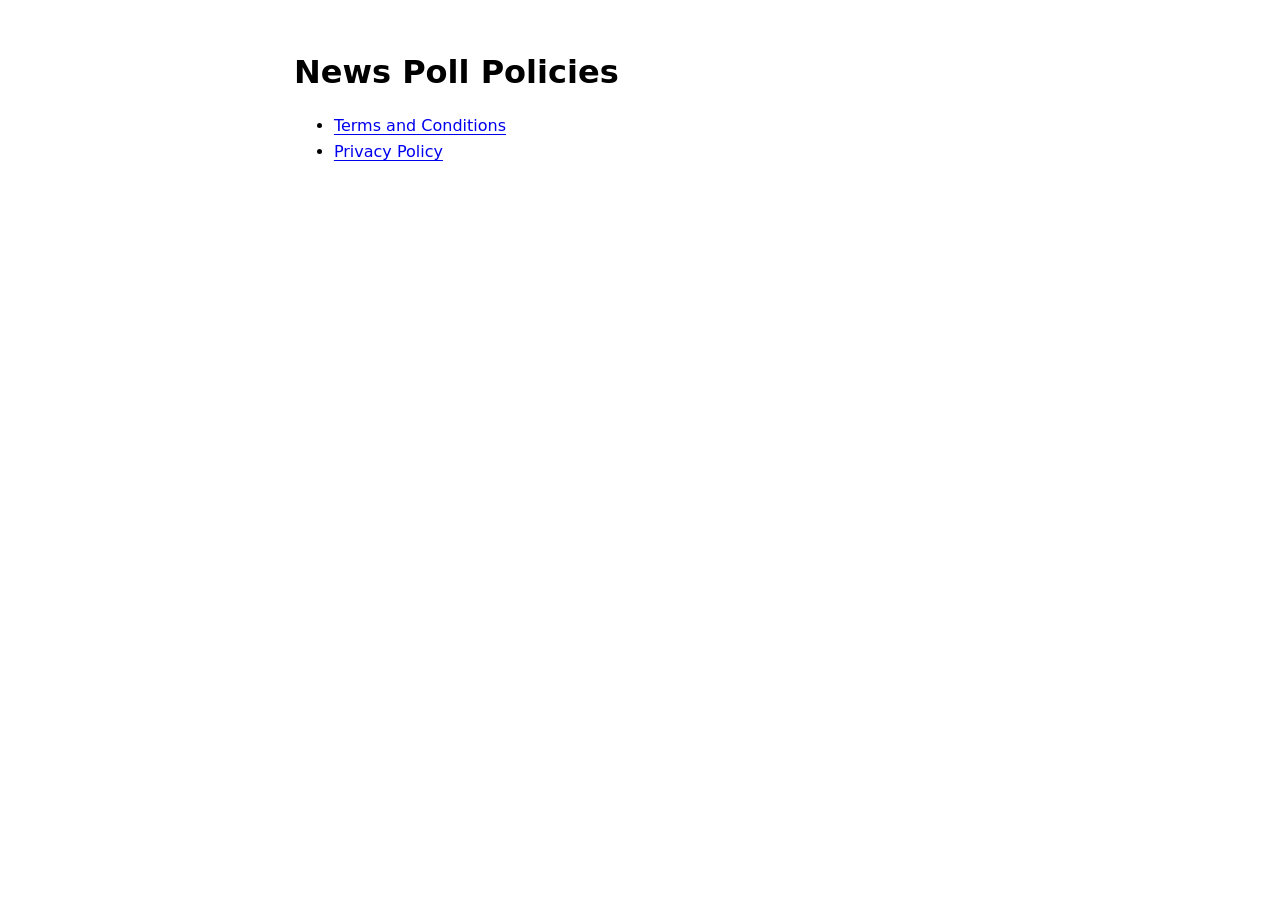
<file: index.html>
<!doctype html>
<html lang="en">
  <head>
    <meta charset="utf-8">
    <meta name="viewport" content="width=device-width, initial-scale=1">
    <title>News Poll Policies</title>
    <link rel="stylesheet" href="./styles.css">
  </head>
  <body>
    <main>
      <h1>News Poll Policies</h1>
      <ul>
        <li><a href="./terms/">Terms and Conditions</a></li>
        <li><a href="./privacy/">Privacy Policy</a></li>
      </ul>
    </main>
  </body>
</html>
</file>
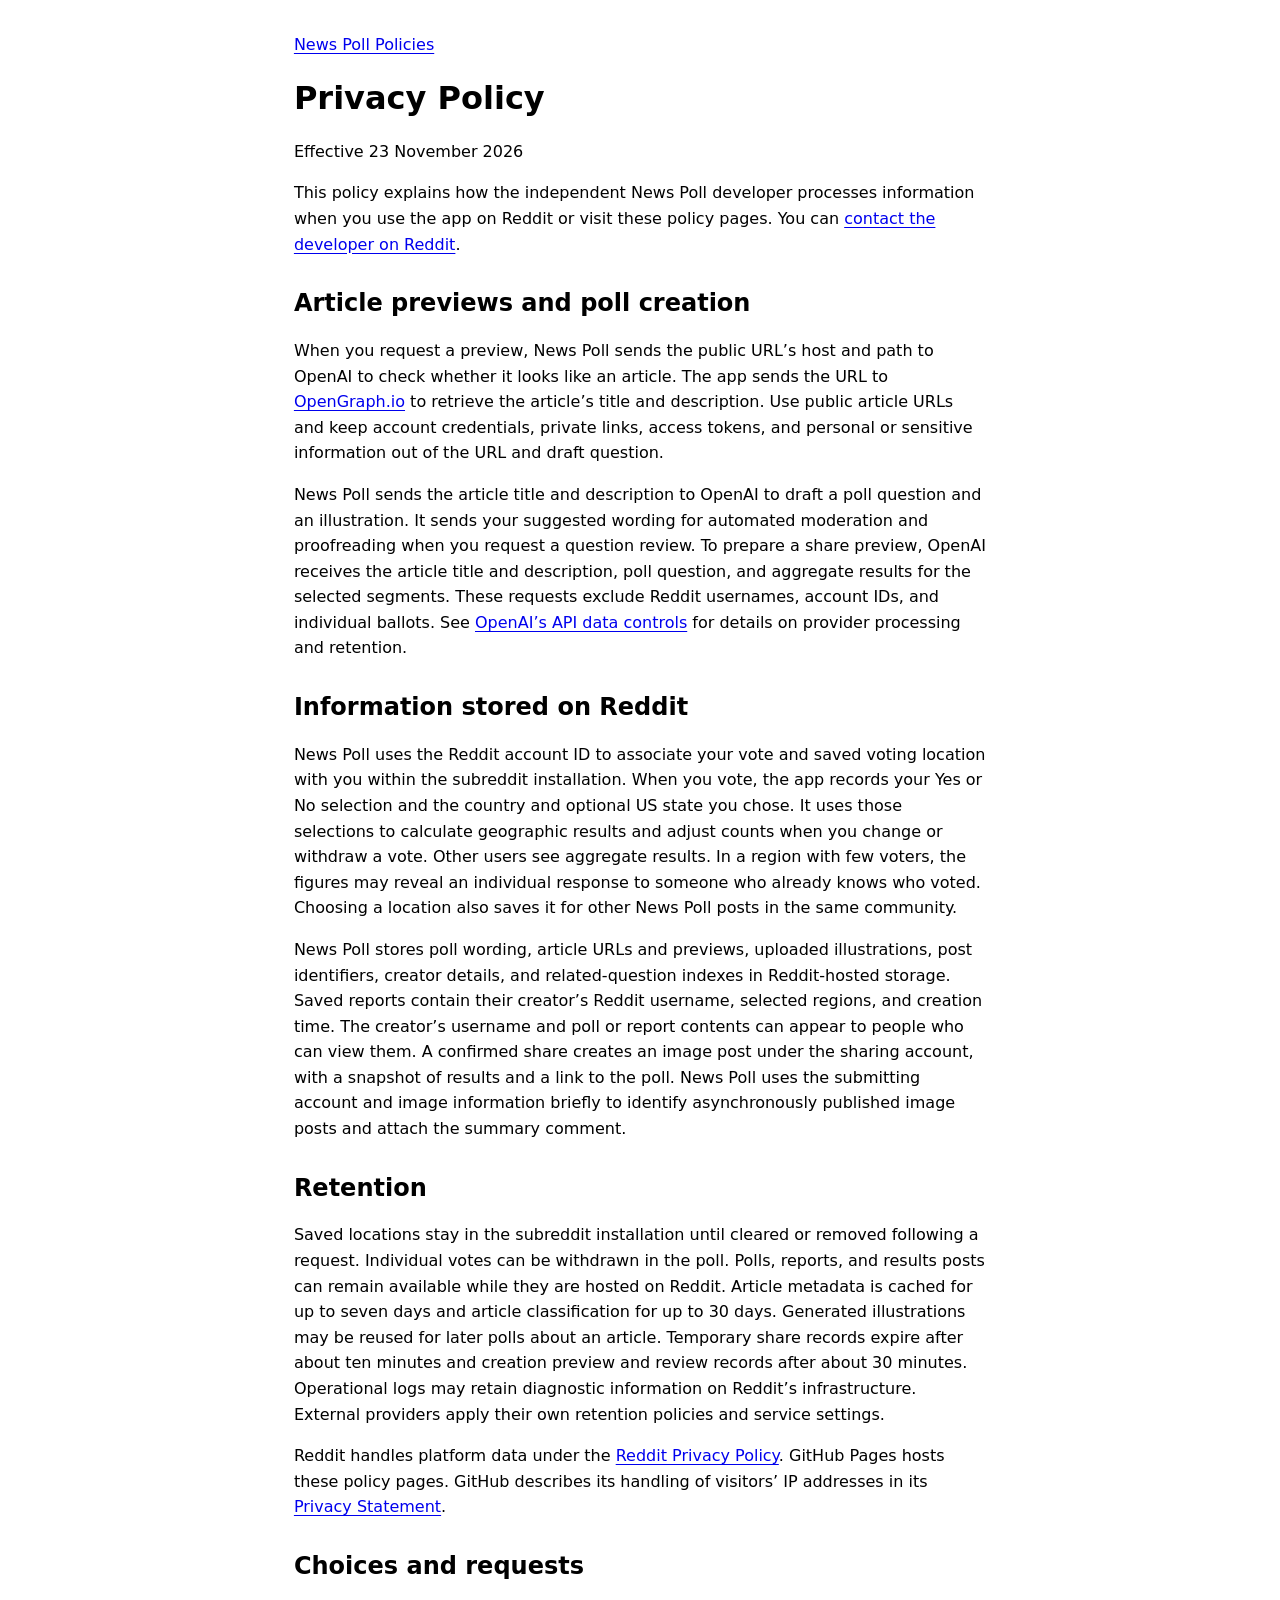
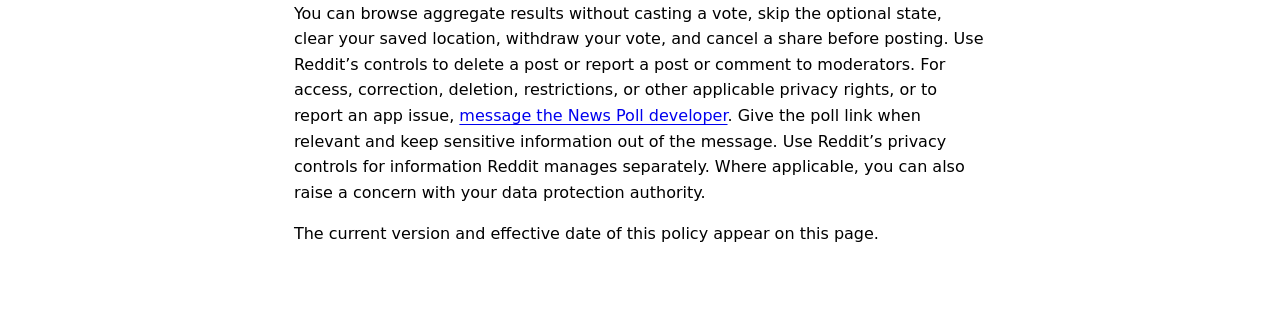
<file: privacy/index.html>
<!doctype html>
<html lang="en">
  <head>
    <meta charset="utf-8">
    <meta name="viewport" content="width=device-width, initial-scale=1">
    <title>Privacy Policy | News Poll</title>
    <link rel="stylesheet" href="../styles.css">
  </head>
  <body>
    <main>
      <nav aria-label="News Poll policies"><a href="../">News Poll Policies</a></nav>
      <h1>Privacy Policy</h1>
      <p>Effective <time datetime="2026-11-23">23 November 2026</time></p>
      <p>This policy explains how the independent News Poll developer processes information when you use the app on Reddit or visit these policy pages. You can <a href="https://www.reddit.com/message/compose/?to=ineedtopooargh">contact the developer on Reddit</a>.</p>

      <h2>Article previews and poll creation</h2>
      <p>When you request a preview, News Poll sends the public URL’s host and path to OpenAI to check whether it looks like an article. The app sends the URL to <a href="https://www.opengraph.io/privacy">OpenGraph.io</a> to retrieve the article’s title and description. Use public article URLs and keep account credentials, private links, access tokens, and personal or sensitive information out of the URL and draft question.</p>
      <p>News Poll sends the article title and description to OpenAI to draft a poll question and an illustration. It sends your suggested wording for automated moderation and proofreading when you request a question review. To prepare a share preview, OpenAI receives the article title and description, poll question, and aggregate results for the selected segments. These requests exclude Reddit usernames, account IDs, and individual ballots. See <a href="https://developers.openai.com/api/docs/guides/your-data">OpenAI’s API data controls</a> for details on provider processing and retention.</p>

      <h2>Information stored on Reddit</h2>
      <p>News Poll uses the Reddit account ID to associate your vote and saved voting location with you within the subreddit installation. When you vote, the app records your Yes or No selection and the country and optional US state you chose. It uses those selections to calculate geographic results and adjust counts when you change or withdraw a vote. Other users see aggregate results. In a region with few voters, the figures may reveal an individual response to someone who already knows who voted. Choosing a location also saves it for other News Poll posts in the same community.</p>
      <p>News Poll stores poll wording, article URLs and previews, uploaded illustrations, post identifiers, creator details, and related-question indexes in Reddit-hosted storage. Saved reports contain their creator’s Reddit username, selected regions, and creation time. The creator’s username and poll or report contents can appear to people who can view them. A confirmed share creates an image post under the sharing account, with a snapshot of results and a link to the poll. News Poll uses the submitting account and image information briefly to identify asynchronously published image posts and attach the summary comment.</p>

      <h2>Retention</h2>
      <p>Saved locations stay in the subreddit installation until cleared or removed following a request. Individual votes can be withdrawn in the poll. Polls, reports, and results posts can remain available while they are hosted on Reddit. Article metadata is cached for up to seven days and article classification for up to 30 days. Generated illustrations may be reused for later polls about an article. Temporary share records expire after about ten minutes and creation preview and review records after about 30 minutes. Operational logs may retain diagnostic information on Reddit’s infrastructure. External providers apply their own retention policies and service settings.</p>
      <p>Reddit handles platform data under the <a href="https://www.reddit.com/policies/privacy-policy">Reddit Privacy Policy</a>. GitHub Pages hosts these policy pages. GitHub describes its handling of visitors’ IP addresses in its <a href="https://docs.github.com/en/site-policy/privacy-policies/github-general-privacy-statement">Privacy Statement</a>.</p>

      <h2>Choices and requests</h2>
      <p>You can browse aggregate results without casting a vote, skip the optional state, clear your saved location, withdraw your vote, and cancel a share before posting. Use Reddit’s controls to delete a post or report a post or comment to moderators. For access, correction, deletion, restrictions, or other applicable privacy rights, or to report an app issue, <a href="https://www.reddit.com/message/compose/?to=ineedtopooargh">message the News Poll developer</a>. Give the poll link when relevant and keep sensitive information out of the message. Use Reddit’s privacy controls for information Reddit manages separately. Where applicable, you can also raise a concern with your data protection authority.</p>
      <p>The current version and effective date of this policy appear on this page.</p>
    </main>
  </body>
</html>
</file>
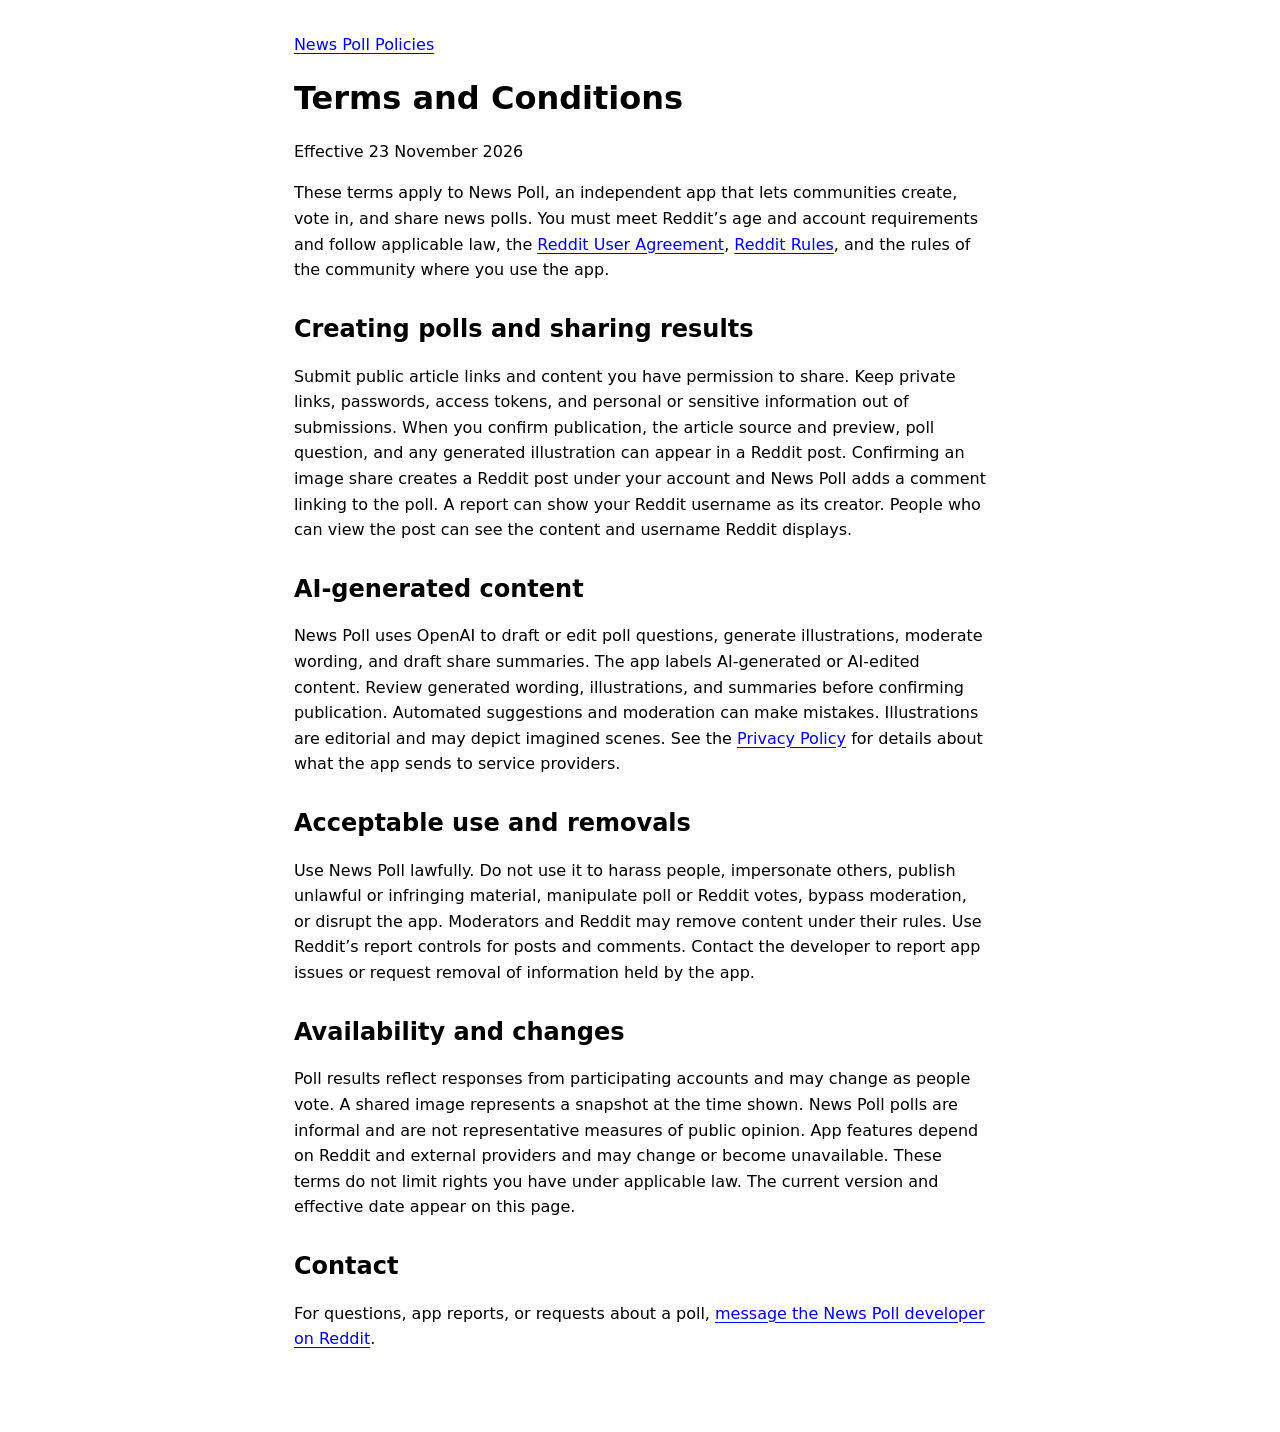
<file: terms/index.html>
<!doctype html>
<html lang="en">
  <head>
    <meta charset="utf-8">
    <meta name="viewport" content="width=device-width, initial-scale=1">
    <title>Terms and Conditions | News Poll</title>
    <link rel="stylesheet" href="../styles.css">
  </head>
  <body>
    <main>
      <nav aria-label="News Poll policies"><a href="../">News Poll Policies</a></nav>
      <h1>Terms and Conditions</h1>
      <p>Effective <time datetime="2026-11-23">23 November 2026</time></p>
      <p>These terms apply to News Poll, an independent app that lets communities create, vote in, and share news polls. You must meet Reddit’s age and account requirements and follow applicable law, the <a href="https://redditinc.com/policies/user-agreement">Reddit User Agreement</a>, <a href="https://redditinc.com/policies/content-policy">Reddit Rules</a>, and the rules of the community where you use the app.</p>

      <h2>Creating polls and sharing results</h2>
      <p>Submit public article links and content you have permission to share. Keep private links, passwords, access tokens, and personal or sensitive information out of submissions. When you confirm publication, the article source and preview, poll question, and any generated illustration can appear in a Reddit post. Confirming an image share creates a Reddit post under your account and News Poll adds a comment linking to the poll. A report can show your Reddit username as its creator. People who can view the post can see the content and username Reddit displays.</p>

      <h2>AI-generated content</h2>
      <p>News Poll uses OpenAI to draft or edit poll questions, generate illustrations, moderate wording, and draft share summaries. The app labels AI-generated or AI-edited content. Review generated wording, illustrations, and summaries before confirming publication. Automated suggestions and moderation can make mistakes. Illustrations are editorial and may depict imagined scenes. See the <a href="../privacy/">Privacy Policy</a> for details about what the app sends to service providers.</p>

      <h2>Acceptable use and removals</h2>
      <p>Use News Poll lawfully. Do not use it to harass people, impersonate others, publish unlawful or infringing material, manipulate poll or Reddit votes, bypass moderation, or disrupt the app. Moderators and Reddit may remove content under their rules. Use Reddit’s report controls for posts and comments. Contact the developer to report app issues or request removal of information held by the app.</p>

      <h2>Availability and changes</h2>
      <p>Poll results reflect responses from participating accounts and may change as people vote. A shared image represents a snapshot at the time shown. News Poll polls are informal and are not representative measures of public opinion. App features depend on Reddit and external providers and may change or become unavailable. These terms do not limit rights you have under applicable law. The current version and effective date appear on this page.</p>

      <h2>Contact</h2>
      <p>For questions, app reports, or requests about a poll, <a href="https://www.reddit.com/message/compose/?to=ineedtopooargh">message the News Poll developer on Reddit</a>.</p>
    </main>
  </body>
</html>
</file>
<file: styles.css>
:root {
  color-scheme: light dark;
  font: 100%/1.6 system-ui, sans-serif;
}

body {
  margin: 0;
}

main {
  max-width: 68ch;
  margin-inline: auto;
  padding: 2rem 1.25rem 4rem;
}

h1,
h2 {
  line-height: 1.2;
}

h2 {
  margin-top: 2rem;
}

a {
  text-underline-offset: 0.16em;
}
</file>
